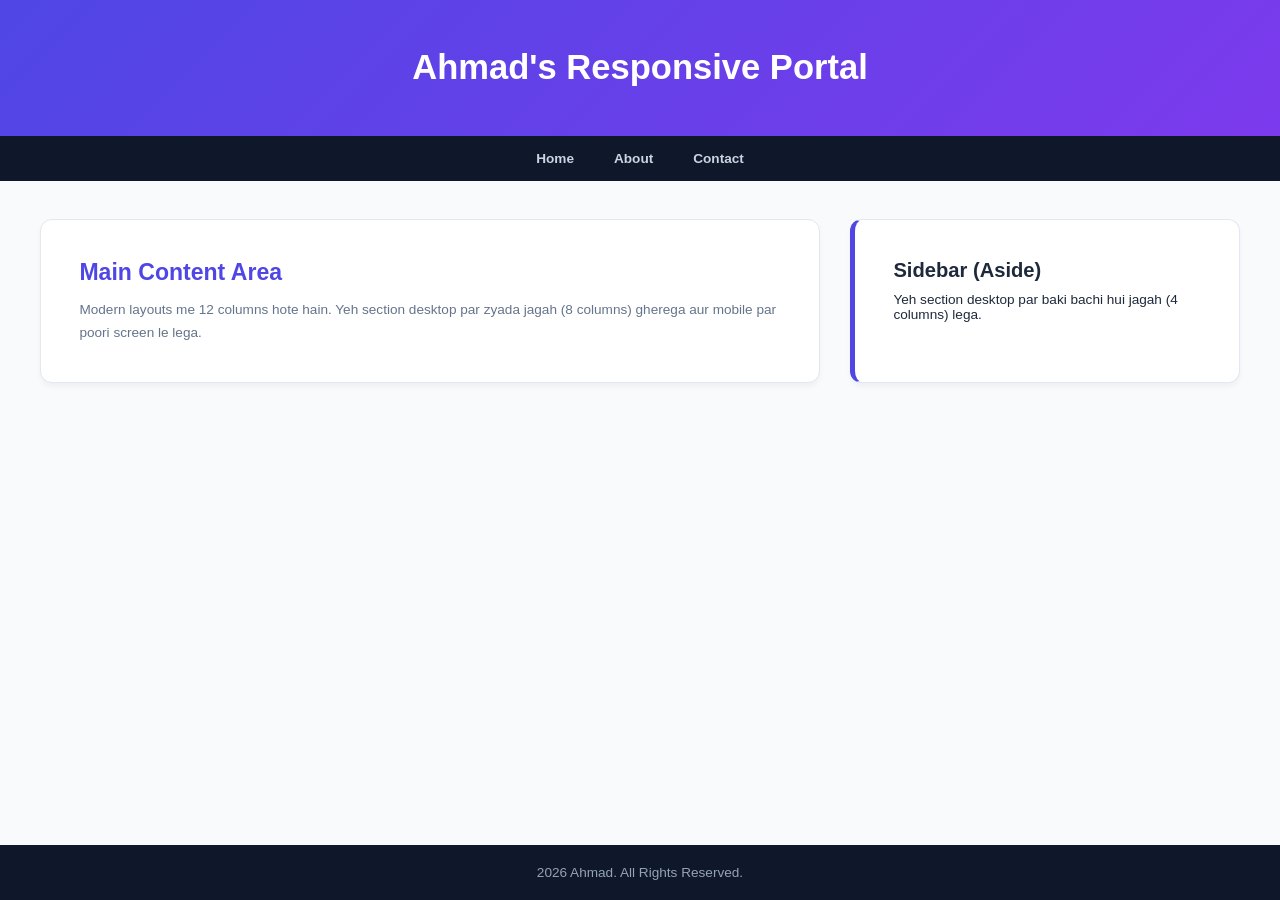
<file: index.html>
<!DOCTYPE html>
<html lang="en">
<head>
    <meta charset="UTF-8">
    <meta name="viewport" content="width=device-width, initial-scale=1.0">
    <title>12-Column Responsive Grid</title>
    <link rel="stylesheet" href="style.css">
</head>
<body>

    <div class="page-wrapper">
        <header role="banner">
            <h1>Ahmad's Responsive Portal</h1>
        </header>

        <nav role="navigation" aria-label="Main Navigation">
            <ul>
                <li><a href="#">Home</a></li>
                <li><a href="#">About</a></li>
                <li><a href="#">Contact</a></li>
            </ul>
        </nav>

        <div class="grid-container">
            
            <main class="col-4 col-md-12" role="main">
                <h2>Main Content Area</h2>
                <p>Modern layouts me 12 columns hote hain. Yeh section desktop par zyada jagah 
                   (8 columns) gherega aur mobile par poori screen le lega.
                </p>
            </main>

            <aside class="col-4 col-md-12" role="complementary" aria-label="Sidebar Info">
                <h3>Sidebar (Aside)</h3>
                <p>Yeh section desktop par baki bachi hui jagah (4 columns) lega.</p>
            </aside>

        </div>

        <footer role="contentinfo">
            <p>2026 Ahmad. All Rights Reserved.</p>
        </footer>
    </div>

</body>
</html>
</file>
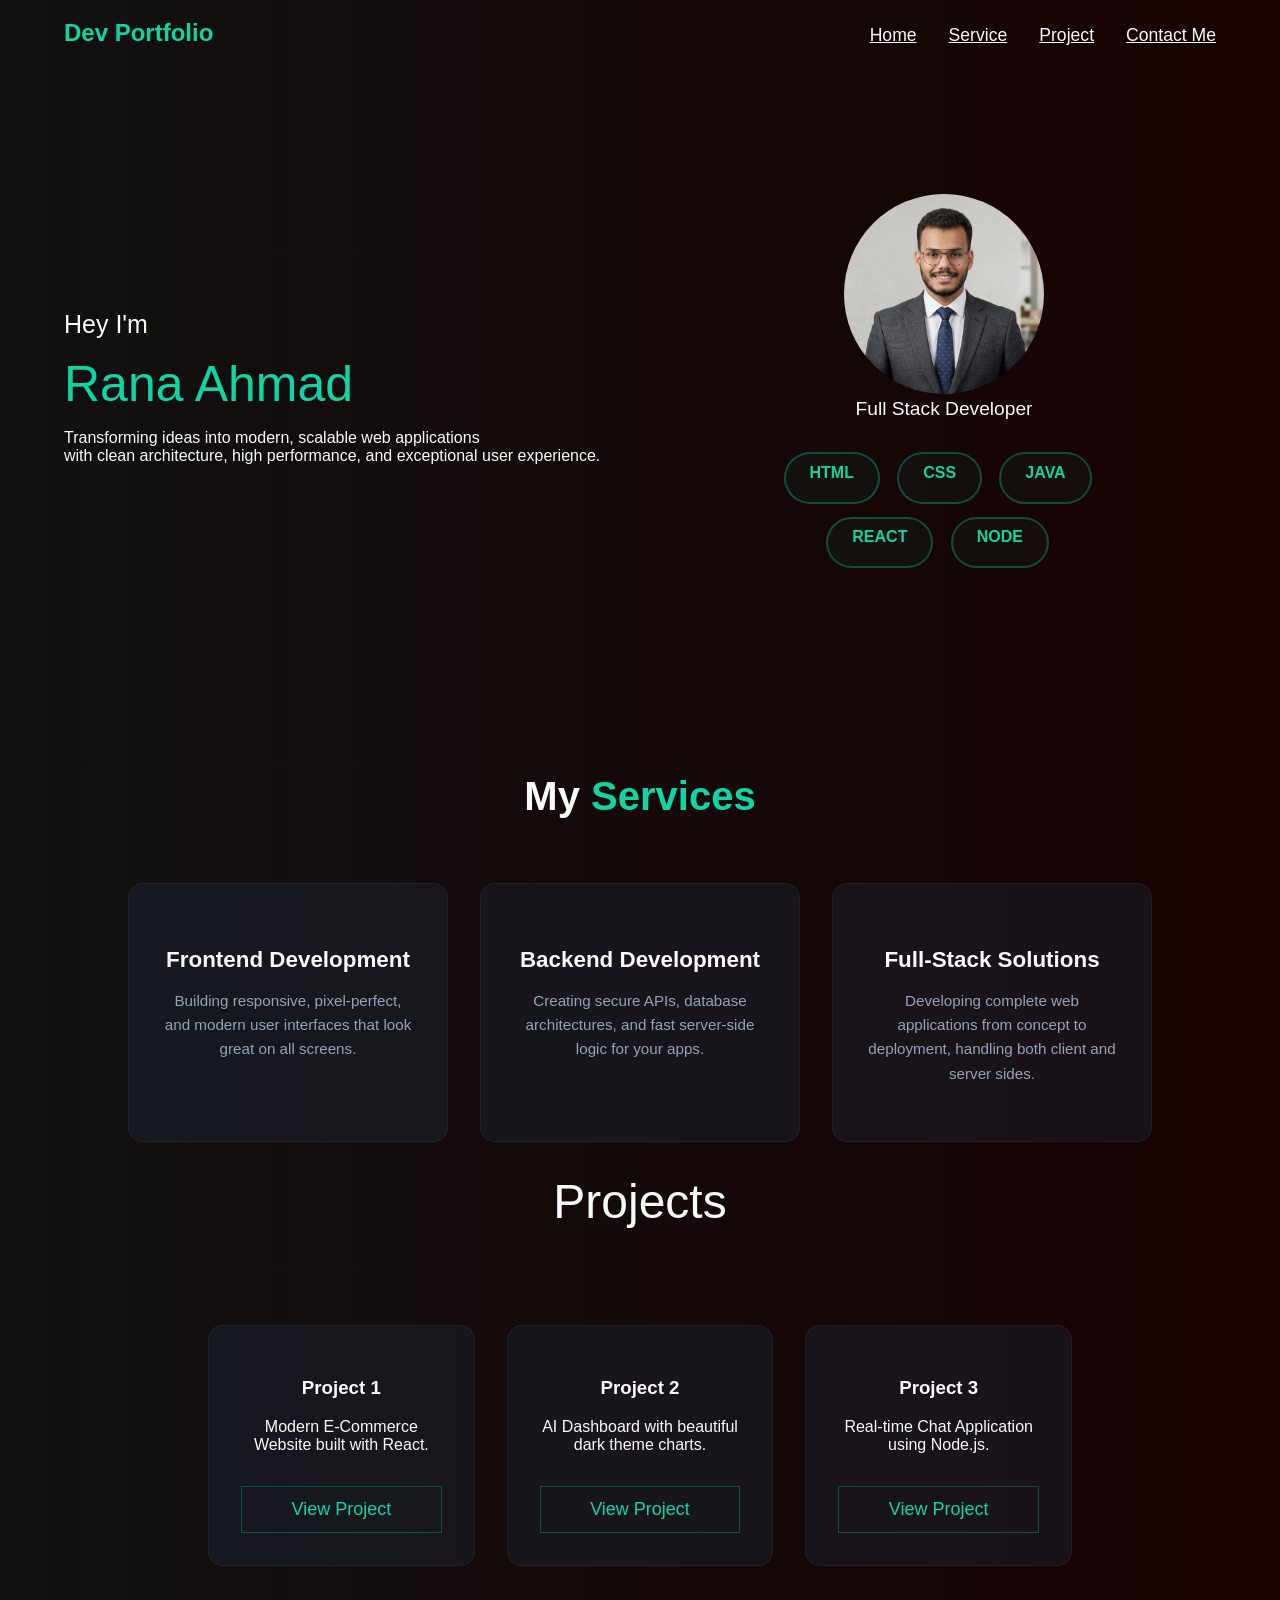
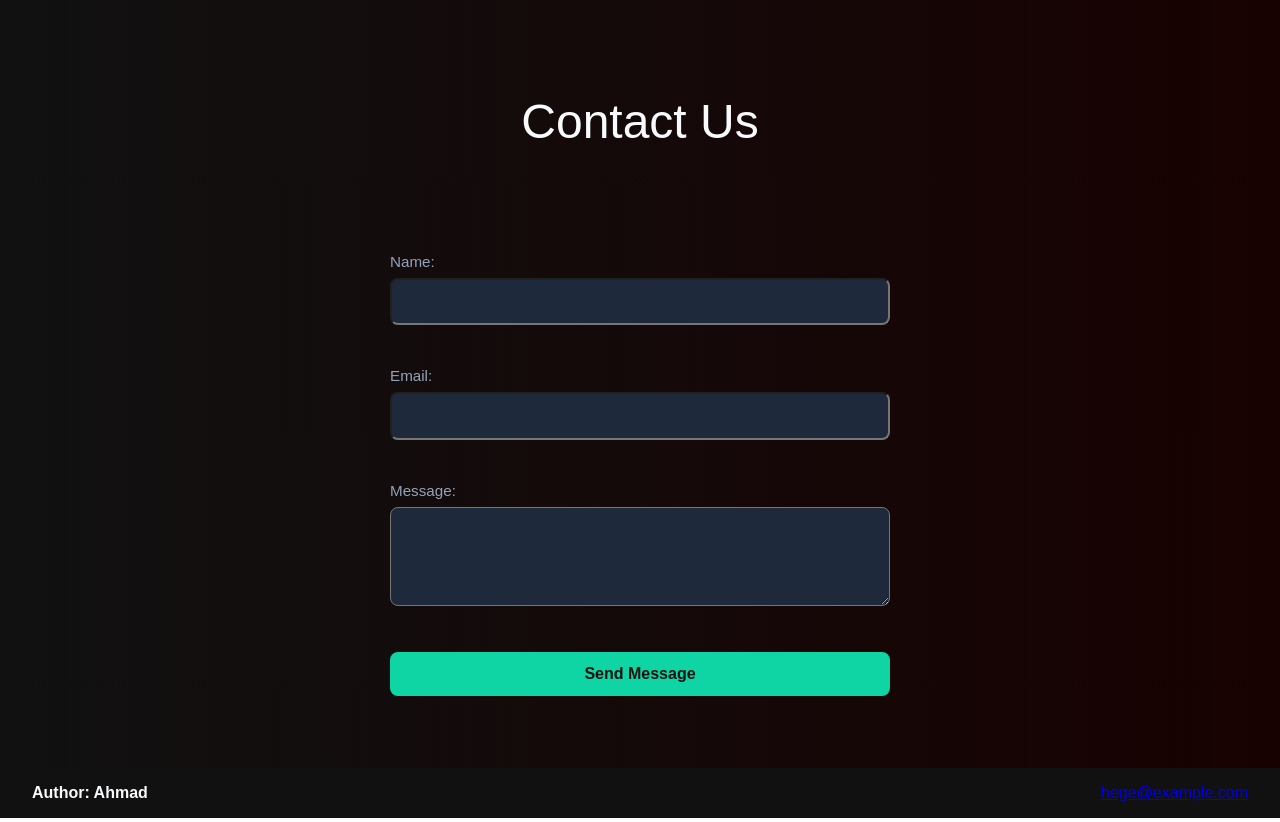
<file: Portfolio.html>
<!DOCTYPE html>
<html lang="en">
<head>
    <meta charset="UTF-8">
    <meta name="viewport" content="width=device-width, initial-scale=1.0">
    <title>Portfolio</title>
    <link rel="stylesheet" href="portfolio.css">
</head>
<body>
  <header>
    <div class="logo-text">
        Dev Portfolio
    </div>
    
    <nav>
        <ul class="list">
            <li><a href="#home">Home</a></li>
            <li><a href="#services">Service</a></li>
            <li><a href="#projects">Project</a></li>
            <li><a href="#contact">Contact Me</a></li>
        </ul>
    </nav>
</header>

<main class="hero-grid bg">
   <div class="hero-left">
       <div class="text1">Hey I'm</div>
       <div class="text2">Rana Ahmad</div>
       <div >Transforming ideas into modern, scalable web applications</div>
       <div>with clean architecture, high performance, and exceptional user experience.</div>
   </div>

   <div class="hero-right">
    <div>
        <img class="img" src="Ahmad.jpeg" alt="">
    </div>
       <div class="text-right">Full Stack Developer</div>
   <button class="skill-btn">HTML</button>
<button class="skill-btn">CSS</button>
<button class="skill-btn">JAVA</button>
<div>
    <button class="skill-btn">REACT</button>
<button class="skill-btn">NODE</button>
</div>

   </div>
</main>
<section id="services" class="services-section">
    <div class="section-title">
        <h2>My <span>Services</span></h2>
    </div>

    <div class="services-grid">
        <div class="service-card">
            <i class="fas fa-code"></i> <h3>Frontend Development</h3>
            <p>Building responsive, pixel-perfect, and modern user interfaces that look great on all screens.</p>
        </div>

        <div class="service-card">
            <i class="fas fa-server"></i> <h3>Backend Development</h3>
            <p>Creating secure APIs, database architectures, and fast server-side logic for your apps.</p>
        </div>

        <div class="service-card">
            <i class="fas fa-laptop-code"></i> <h3>Full-Stack Solutions</h3>
            <p>Developing complete web applications from concept to deployment, handling both client and server sides.</p>
        </div>
    </div>
    <section>
        <div id="projects" class="projects">
            <div class="section-title project-title" >
                Projects
            </div>
           <div class="cards-flex-container">

  <div class="card">
    <h3>Project 1</h3>
    <p>Modern E-Commerce Website built with React.</p>
    <button>View Project</button>
  </div>

  <div class="card">
    <h3>Project 2</h3>
    <p>AI Dashboard with beautiful dark theme charts.</p>
    <button>View Project</button>
  </div>

  <div class="card">
    <h3>Project 3</h3>
    <p>Real-time Chat Application using Node.js.</p>
    <button>View Project</button>
  </div>

</div>

        </div>
    </section>
    
</section>
<div id="contact">
    <div class="section-title project-title">
        Contact Us
    </div>
    <form action="/submit-endpoint" method="post">
  <label for="name">Name:</label>
  <input type="text" id="name" name="user_name" required><br><br>

  <label for="email">Email:</label>
  <input type="email" id="email" name="user_email" required><br><br>

  <label for="message">Message:</label>
  <textarea id="message" name="user_message" rows="4" cols="50"></textarea><br><br>

  <button type="submit">Send Message</button>
</form>
</div>
<footer>
  <p class="author">Author: Ahmad</p>
  <p class="mail"><a href="AhmadMujtaba@gmail.com">hege@example.com</a></p>
</footer>
</body>

</html>
</file>
<file: style.css>
:root {
    --primary-color: #4f46e5;    
    --primary-hover: #4338ca;    
    --bg-color: #f8fafc;         
    --card-bg: #ffffff;          
    --text-main: #1e293b;        
    --text-muted: #64748b;      
    --nav-bg: #0f172a;           
    --font-header: clamp(1.6rem, 2vw + 0.8rem, 2.4rem);
    --font-title: clamp(1.2rem, 1.5vw + 0.5rem, 1.6rem);
    --font-body: clamp(0.9rem, 0.5vw + 0.5rem, 1rem);
    --fluid-padding: clamp(15px, 3vw, 40px);
    --fluid-gap: clamp(16px, 2.5vw, 30px);
}
* {
    margin: 0;
    padding: 0;
    box-sizing: border-box;
    transition: background-color 0.3s ease, transform 0.2s ease;
}
html, body {
    height: 100%;
    font-family: 'Segoe UI', Roboto, sans-serif;
    background-color: var(--bg-color);
    color: var(--text-main);
    font-size: var(--font-body); 
}
.page-wrapper {
    display: flex;
    flex-direction: column;
    min-height: 100vh;
}
header {
    background: linear-gradient(135deg, var(--primary-color), #7c3aed);
    color: white;
    text-align: center;
    padding: calc(var(--fluid-padding) + 10px) var(--fluid-padding);
    box-shadow: 0 4px 6px -1px rgba(0, 0, 0, 0.1);
}
header h1 {
    font-size: var(--font-header);
    font-weight: 800;
}
nav {
    background-color: var(--nav-bg);
}
nav ul {
    list-style: none;
    display: flex;
    justify-content: center;
    flex-wrap: wrap; 
}
nav ul li a {
    display: block;
    color: #cbd5e1;
    text-decoration: none;
    font-weight: 600;
    padding: 15px 20px;
}
nav ul li a:hover {
    color: white;
    background-color: rgba(255, 255, 255, 0.05);
}
main {
    background: var(--card-bg);
    padding: var(--fluid-padding);
    border-radius: 12px;
    box-shadow: 0 4px 6px -1px rgba(0, 0, 0, 0.05);
    border: 1px solid #e2e8f0;
}
main h2 {
    color: var(--primary-color);
    font-size: var(--font-title);
    margin-bottom: 12px;
}
main p {
    color: var(--text-muted);
    line-height: 1.7;
}
aside {
    background: var(--card-bg);
    padding: var(--fluid-padding); 
    border-radius: 12px;
    box-shadow: 0 4px 6px -1px rgba(0, 0, 0, 0.05);
    border-left: 5px solid var(--primary-color);
    border-top: 1px solid #e2e8f0;
    border-right: 1px solid #e2e8f0;
    border-bottom: 1px solid #e2e8f0;
}
aside h3 {
    font-size: calc(var(--font-title) - 0.2rem); 
    margin-bottom: 10px;
}
.grid-container {
    display: grid;
    width: min(100% - 40px, 1200px); 
    margin: 0 auto;
    gap: var(--fluid-gap); 
    padding: var(--fluid-padding) 0;
    grid-template-columns: repeat(auto-fit, minmax(min(300px, 100%), 1fr));
}

@media (min-width: 768px) {
    .grid-container {
        grid-template-columns: 2fr 1fr; /* Main space 2x badi hogi sidebar se */
    }
}
footer {
    background-color: var(--nav-bg);
    color: #94a3b8;
    text-align: center;
    padding: 20px;
    margin-top: auto;
}
</file>
<file: portfolio.css>
/* Poore page ka background set karne ke liye */
body {
   background: linear-gradient(to right, rgb(17,17,17), rgb(24, 1, 1));
   color: #f8fafc; 
   margin: 0;
   box-sizing: border-box;
  font-family: 'Gill Sans', 'Gill Sans MT', Calibri, 'Trebuchet MS', sans-serif;

}
/* .bg{
 background-image: url("./Ahmad.jpeg");
    background-size: cover;     
    background-position: center;  
    background-repeat: no-repeat;
} */
.img {
  height: 200px;     
  width: 200px;         
  border-radius: 50%;   
  object-fit: cover;   
}
.hero-grid {
   display: grid;
    grid-template-columns: 1fr 1fr; 
    align-items: center;            
    gap: 4rem;                      
    padding: 8rem 5% 4rem;          
    box-sizing: border-box;
}

header {
  font-family: 'Gill Sans', 'Gill Sans MT', Calibri, 'Trebuchet MS', sans-serif;
  font-size: x-large;
  color: #0ed5a3; 
  font-weight: bold;
  padding: 1.2rem 5%;
  
  display: flex;          
  justify-content: space-between; 
  align-items: center;     
}

.list {
  display: flex;          
  list-style: none;          
  gap: 2rem;                
  margin: 0;
  padding: 0;
}

.list li a {
  color: #f8fafc;
  font-size: 1.1rem;
  font-weight: normal;
}

.list li a:hover {
  color: #0ed5a3;          
}
main{
    padding: 50px;
}
.text1{
   padding-bottom: 1rem;
   font-size: 25px;
}
.text2{
   padding-bottom: 1rem;
   font-size: 50px;
   color: #0ed5a3; 
}
.text2:hover{
    color: #f8fafc;
}
.hero-left{
    display: flex;
    flex-direction: column;
    justify-content: center;
}
.hero-right{
    text-align: center;
}
.text-right{
    padding-bottom: 2rem;
    font-size: larger;
}
button.skill-btn {
  background: rgba(14, 213, 163, 0.05); 
  color: #0ed5a3;                      
  border: 2px solid rgba(14, 213, 163, 0.3); 
  padding: 0.6rem 1.5rem;           
  font-size: 1rem;
  font-weight: 600;
  font-family: 'Gill Sans', sans-serif;
  border-radius: 30px;                
  cursor: pointer;
  margin-right: 0.8rem;               
  padding-bottom: 20px;
 margin-right: 0.8rem;               
  margin-bottom: 0.8rem;
 
}

button.skill-btn:hover {
  background: #0ed5a3;                 
  color: #111111;                     
  border-color: #0ed5a3;
  transform: translateY(-3px);         
  box-shadow: 0 0 15px rgba(14, 213, 163, 0.6); 
}

.services-section {
    padding: 6rem 10% 4rem;
    box-sizing: border-box;
}

.section-title {
    text-align: center;
    margin-bottom: 4rem;
}

.section-title h2 {
    font-size: 2.5rem;
    font-weight: 700;
    color: #f8fafc;
}

.section-title h2 span {
    color: #0ed5a3;
}

.services-grid {
    display: grid;
    grid-template-columns: repeat(auto-fit, minmax(280px, 1fr));
    gap: 2rem;
}


.service-card {
    background: rgba(30, 41, 59, 0.4); 
    border: 1px solid rgba(255, 255, 255, 0.05);
    border-radius: 15px;
    padding: 2.5rem 2rem;
    text-align: center;
}


.service-card i {
    font-size: 2.5rem;
    color: #0ed5a3; 
    margin-bottom: 1.5rem;
}

.service-card h3 {
    font-size: 1.4rem;
    color: #f8fafc;
    margin-bottom: 1rem;
    font-weight: 600;
}

.service-card p {
    color: #94a3b8;
    font-size: 0.95rem;
    line-height: 1.6;
}




form {
  max-width: 500px;         
  margin: 2rem auto;        

  padding: 2.5rem;


}


label {
  display: block;           
  margin-bottom: 0.5rem;     
  color: #94a3b8;            
  font-size: 0.95rem;
  font-weight: 500;
}


input[type="text"],
input[type="email"],
textarea {
  width: 100%;               
  padding: 0.8rem;
  background: #1e293b;        
  border-radius: 8px;
  color: #f8fafc;           
  font-size: 1rem;
  box-sizing: border-box;    
  outline: none;
  margin-bottom: 1.5rem;     
}



form button[type="submit"] {
  width: 100%;               
  padding: 0.8rem;
  background: #0ed5a3;       
  color: #111111;           
  border: none;
  border-radius: 8px;
  font-size: 1rem;
  font-weight: 600;
}
.projects{
  padding: 2rem;

}
.project-title{
  font-size: 3rem;
}
.project-title:hover{
  color: #0ed5a3; 
}

.cards-flex-container {
  display: flex;            
  justify-content: center;  
  gap: 2rem;                
  padding: 2rem 5%;        
  width: 100%;
  box-sizing: border-box;
  flex-wrap: wrap;          /
}

.card {
  flex: 1;                 
  max-width: 250px;        
  min-width: 200px;        
  text-align: center;
  background: rgba(30, 41, 59, 0.4); 
  padding: 2rem;
  border-radius: 15px;
  border: 1px solid rgba(255, 255, 255, 0.05);
}


.card button {
  border: 1px solid rgba(14, 213, 163, 0.3);
  outline: 0;
  padding: 12px;
  color: #0ed5a3;
  background-color: transparent;
  cursor: pointer;
  width: 100%;
  font-size: 18px;

  margin-top: 1rem;       
}

.card button:hover {
  background: #0ed5a3;                 
  color: #111111;                     
  border-color: #0ed5a3;       
  box-shadow: 0 0 15px rgba(14, 213, 163, 0.6); 
}
footer{
  display: flex;
  background-color: #111111;
  width: 100%;
  justify-content: space-between;
}
.author{
  font-weight: bold;
  padding-left: 2rem;
}
.mail{
  color:#0ed5a3;
  padding-right: 2rem;
  
}
</file>
